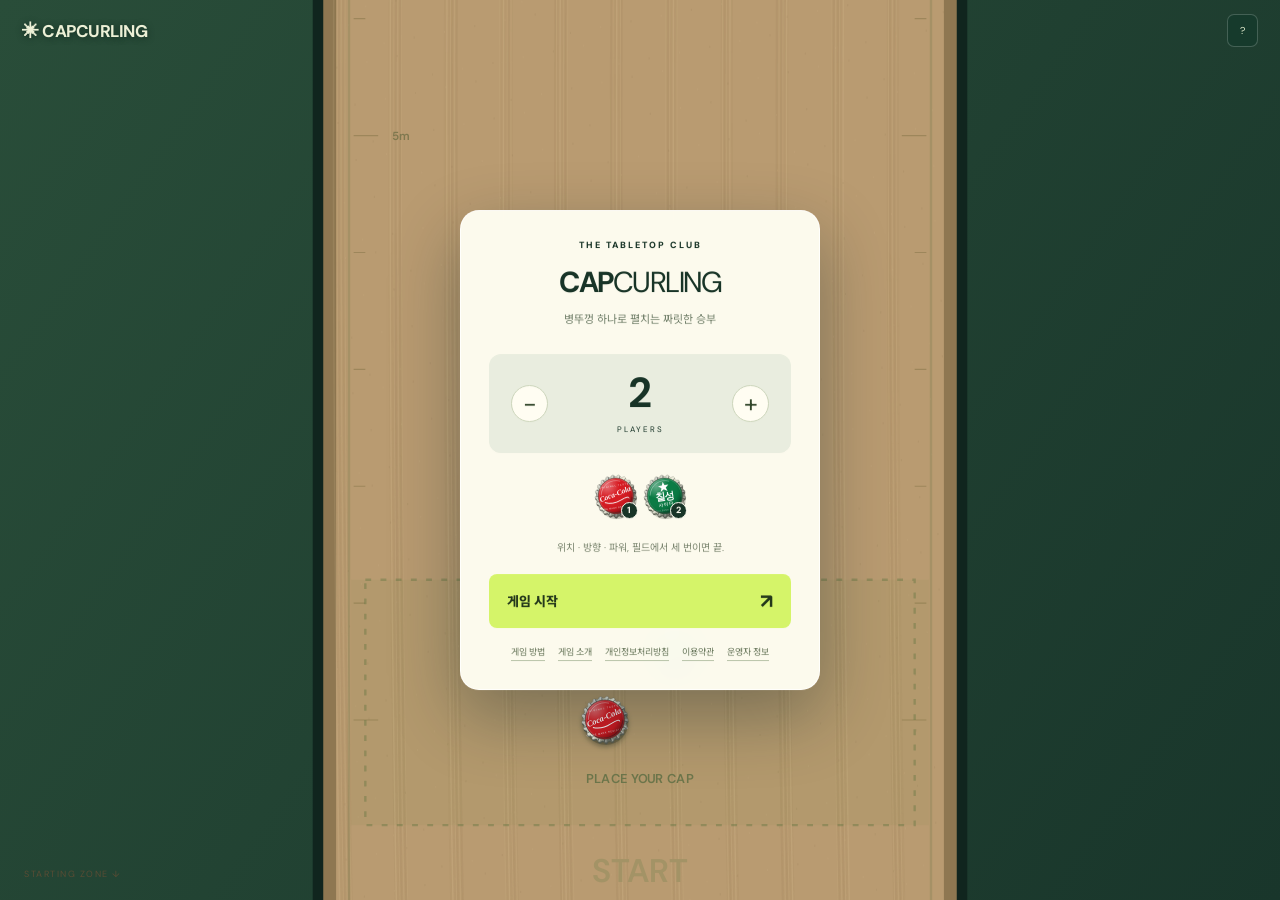
<file: index.html>
<!doctype html>
<html lang="ko"><head><meta charset="UTF-8"><meta name="viewport" content="width=device-width, initial-scale=1, viewport-fit=cover"><meta name="theme-color" content="#142d22"><title>CapCurling</title><link rel="icon" href="assets/favicon-32.png" sizes="32x32" type="image/png"><link rel="apple-touch-icon" href="assets/apple-touch-icon.png"><link rel="manifest" href="site.webmanifest"><script async src="https://pagead2.googlesyndication.com/pagead/js/adsbygoogle.js?client=ca-pub-2326184884139629" crossorigin="anonymous"></script><link rel="stylesheet" href="style.css"></head><body>
<main class="field-shell"><canvas id="game" tabindex="0" aria-label="병뚜껑 컬링 경기장"></canvas>
<header class="field-header"><b class="brand">✳ CAPCURLING</b><div><button id="viewButton">전체 레인 보기 ↗</button><button id="helpButton" aria-label="플레이 가이드">?</button><button id="restartButton">새 게임</button></div></header>
<div class="field-instruction" id="instruction" hidden aria-live="polite"><strong id="arenaLabel"></strong><p id="hint"></p></div>
<div id="fieldMeter" class="field-meter" hidden><div class="meter-label"><span id="meterLabel">SHOT POWER</span><b id="powerValue">0%</b></div><div class="meter"><div id="powerFill"></div><i></i></div></div>
<div id="distance" class="distance">STARTING ZONE ↓</div>
<section class="overlay" id="setupPanel"><p class="eyebrow">THE TABLETOP CLUB</p><h1>CAP<span>CURLING</span></h1><p class="muted">병뚜껑 하나로 펼치는 짜릿한 승부</p><div class="stepper"><button id="minus" aria-label="선수 수 줄이기">−</button><div><strong id="playerCount">2</strong><span>PLAYERS</span></div><button id="plus" aria-label="선수 수 늘리기">+</button></div><div id="capPreview" class="cap-preview"></div><p class="small-note">위치 · 방향 · 파워, 필드에서 세 번이면 끝.</p><button class="primary" id="startButton">게임 시작 <span>↗</span></button><nav class="setup-links" aria-label="사이트 정보"><a href="guide.html">게임 방법</a><a href="about.html">게임 소개</a><a href="privacy.html">개인정보처리방침</a><a href="terms.html">이용약관</a><a href="contact.html">운영자 정보</a></nav></section>
<section id="resultsPanel" class="overlay final-results" hidden aria-labelledby="resultTitle">
<p class="eyebrow">GAME RESULTS</p><h2 id="resultTitle">경기 결과</h2><p id="resultSummary" class="muted"></p>
<div class="result-list"><h3>최종 순위</h3><div id="rankedPlayers"></div><section id="retiredSection"><h3>리타이어</h3><div id="retiredPlayers"></div></section></div>
<button id="resultRestart" class="primary">재시작 <span>↻</span></button><p class="result-note">재시작 버튼을 누를 때까지 결과가 유지됩니다.</p><nav class="setup-links" aria-label="사이트 정보"><a href="guide.html">게임 방법</a><a href="privacy.html">개인정보처리방침</a><a href="terms.html">이용약관</a></nav>
</section></main>
<dialog id="helpDialog"><button id="closeHelp" class="dialog-close" aria-label="닫기">×</button><p class="eyebrow">HOW TO PLAY</p><h2>작은 병뚜껑으로 큰 승부.</h2><ol><li><b>선수 정하기</b> 1~20명이 순서대로 한 번씩 던집니다.</li><li><b>위치 선택</b> 출발 구역을 터치해 병뚜껑을 놓으세요.</li><li><b>방향 결정</b> 필드 어디든 누르고 있으면 화살표가 움직입니다. 원하는 방향에서 손을 떼세요.</li><li><b>파워 결정</b> 필드를 다시 누르고 있으면 파워가 올라갑니다. 원하는 세기에서 손을 떼면 발사됩니다.</li><li><b>끝까지 살아남기</b> 기준선에 못 미친 병뚜껑도 필드에 남습니다. 다른 병뚜껑에 밀려 최종적으로 기준선(8m)을 통과할 수 있으며, 모든 투구가 끝난 뒤 책상 위에서 가장 멀리 간 병뚜껑이 승리합니다.</li></ol><p class="muted">다른 선수의 병뚜껑을 밀어낼 수 있습니다. 기록은 모든 병뚜껑이 멈춘 뒤 갱신되며, 같은 거리(0.01m 단위)는 공동 우승입니다. 방향과 파워는 스페이스바로도 조작할 수 있습니다. 위치 선택, 방향 확정, 발사까지 필드에서 세 번 조작하면 됩니다.</p></dialog>
<script src="caps.js?v=20-caps"></script><script src="physics.js?v=keep-final-position"></script><script src="game.js?v=keep-final-position"></script></body></html>
</file>
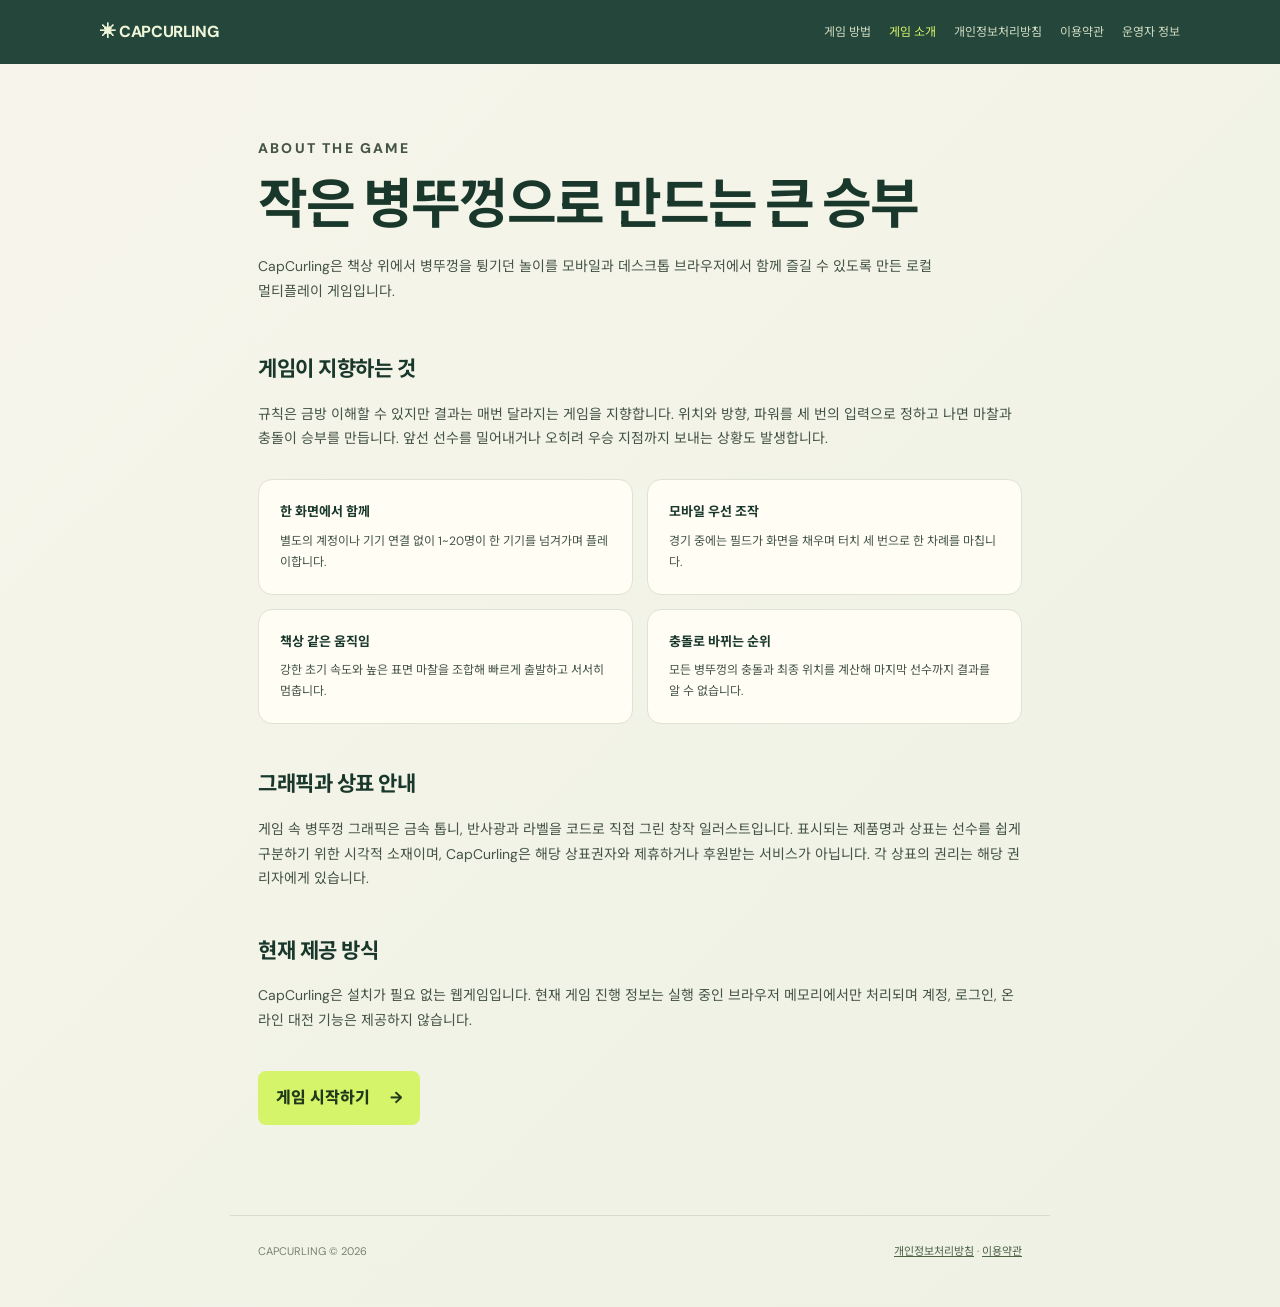
<file: about.html>
<!doctype html><html lang="ko"><head><meta charset="UTF-8"><meta name="viewport" content="width=device-width,initial-scale=1"><meta name="description" content="책상 위 병뚜껑 놀이를 브라우저 게임으로 옮긴 CapCurling을 소개합니다."><meta name="theme-color" content="#142d22"><title>게임 소개 | CapCurling</title><link rel="icon" href="assets/favicon-32.png" sizes="32x32" type="image/png"><link rel="apple-touch-icon" href="assets/apple-touch-icon.png"><link rel="manifest" href="site.webmanifest"><link rel="stylesheet" href="info.css"></head><body>
<header class="info-header"><a class="info-brand" href="index.html">✳ CAPCURLING</a><nav class="info-nav" aria-label="주요 메뉴"><a href="guide.html">게임 방법</a><a href="about.html" aria-current="page">게임 소개</a><a href="privacy.html">개인정보처리방침</a><a href="terms.html">이용약관</a><a href="contact.html">운영자 정보</a></nav></header>
<main class="info-main"><p class="eyebrow">ABOUT THE GAME</p><h1>작은 병뚜껑으로 만드는 큰 승부</h1><p class="lead">CapCurling은 책상 위에서 병뚜껑을 튕기던 놀이를 모바일과 데스크톱 브라우저에서 함께 즐길 수 있도록 만든 로컬 멀티플레이 게임입니다.</p>
<h2>게임이 지향하는 것</h2><p>규칙은 금방 이해할 수 있지만 결과는 매번 달라지는 게임을 지향합니다. 위치와 방향, 파워를 세 번의 입력으로 정하고 나면 마찰과 충돌이 승부를 만듭니다. 앞선 선수를 밀어내거나 오히려 우승 지점까지 보내는 상황도 발생합니다.</p>
<div class="rule-grid"><div class="rule-card"><b>한 화면에서 함께</b><p>별도의 계정이나 기기 연결 없이 1~20명이 한 기기를 넘겨가며 플레이합니다.</p></div><div class="rule-card"><b>모바일 우선 조작</b><p>경기 중에는 필드가 화면을 채우며 터치 세 번으로 한 차례를 마칩니다.</p></div><div class="rule-card"><b>책상 같은 움직임</b><p>강한 초기 속도와 높은 표면 마찰을 조합해 빠르게 출발하고 서서히 멈춥니다.</p></div><div class="rule-card"><b>충돌로 바뀌는 순위</b><p>모든 병뚜껑의 충돌과 최종 위치를 계산해 마지막 선수까지 결과를 알 수 없습니다.</p></div></div>
<h2>그래픽과 상표 안내</h2><p>게임 속 병뚜껑 그래픽은 금속 톱니, 반사광과 라벨을 코드로 직접 그린 창작 일러스트입니다. 표시되는 제품명과 상표는 선수를 쉽게 구분하기 위한 시각적 소재이며, CapCurling은 해당 상표권자와 제휴하거나 후원받는 서비스가 아닙니다. 각 상표의 권리는 해당 권리자에게 있습니다.</p>
<h2>현재 제공 방식</h2><p>CapCurling은 설치가 필요 없는 웹게임입니다. 현재 게임 진행 정보는 실행 중인 브라우저 메모리에서만 처리되며 계정, 로그인, 온라인 대전 기능은 제공하지 않습니다.</p><a class="button-link" href="index.html">게임 시작하기 <span>→</span></a></main>
<footer class="info-footer"><span>CAPCURLING © 2026</span><span><a href="privacy.html">개인정보처리방침</a> · <a href="terms.html">이용약관</a></span></footer></body></html>
</file>
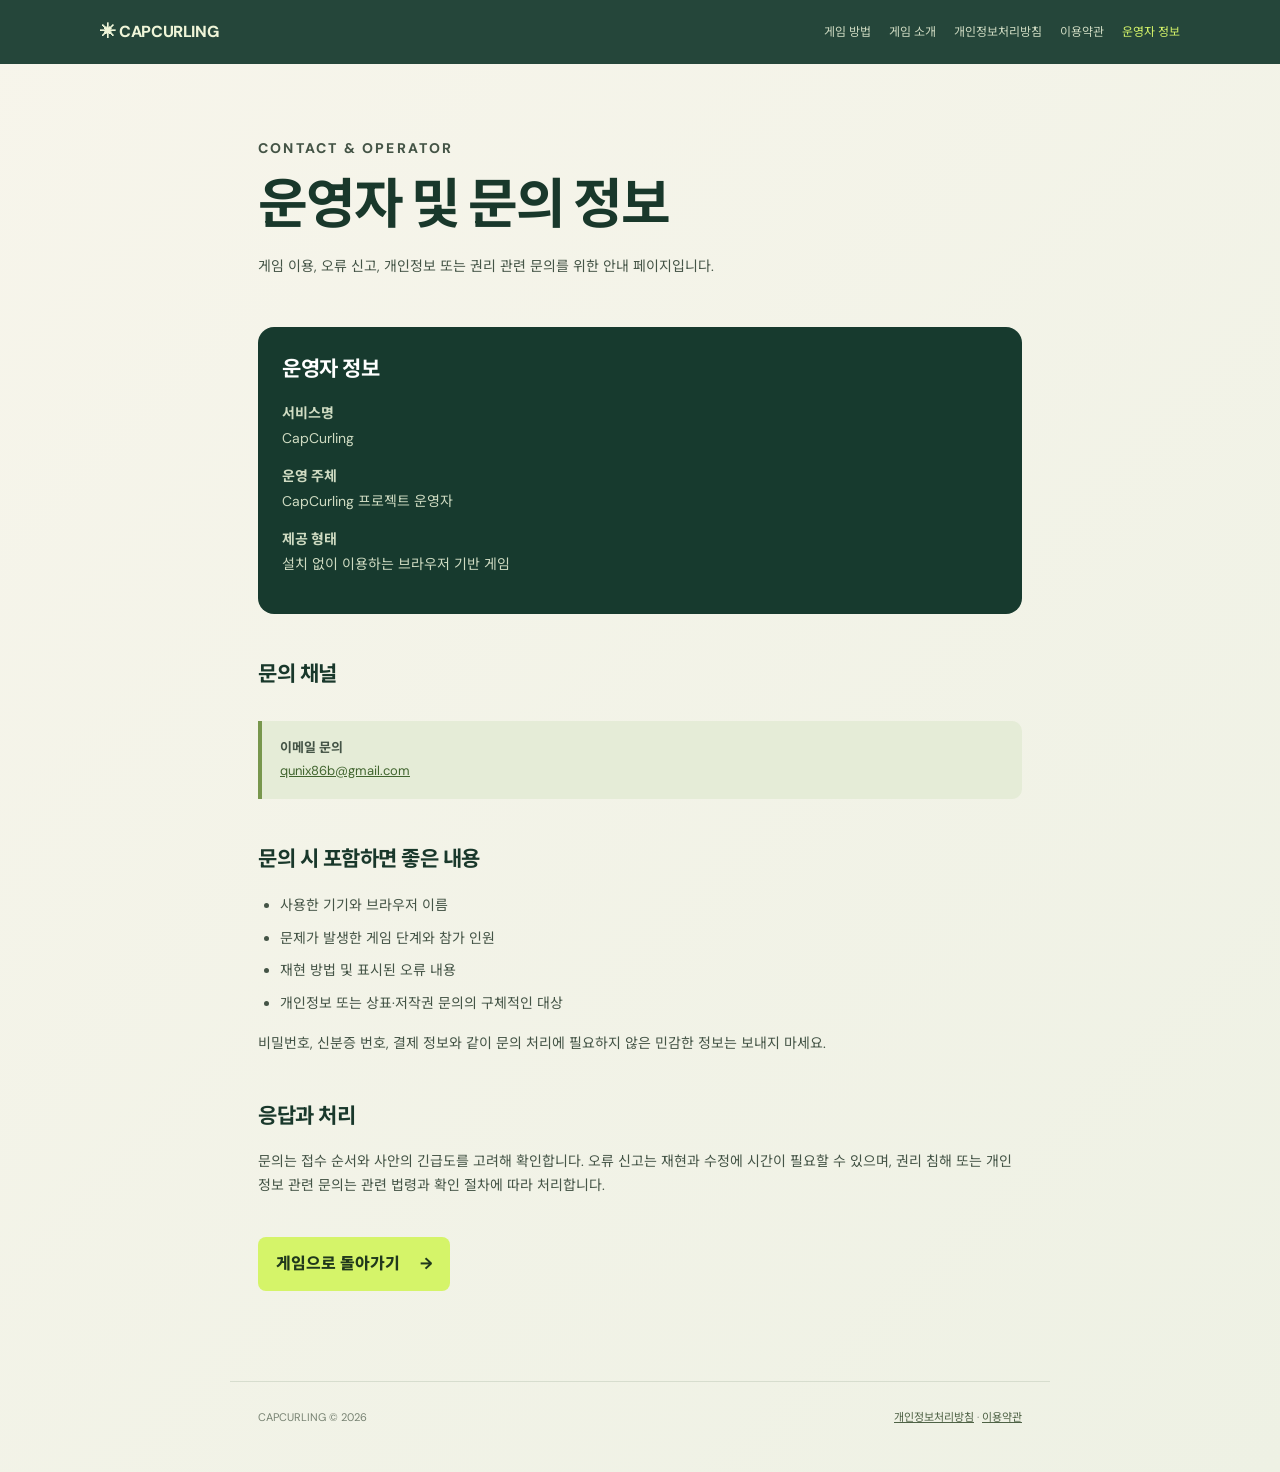
<file: contact.html>
<!doctype html><html lang="ko"><head><meta charset="UTF-8"><meta name="viewport" content="width=device-width,initial-scale=1"><meta name="description" content="CapCurling 운영자 및 문의 안내입니다."><meta name="theme-color" content="#142d22"><title>운영자 및 문의 정보 | CapCurling</title><link rel="icon" href="assets/favicon-32.png" sizes="32x32" type="image/png"><link rel="apple-touch-icon" href="assets/apple-touch-icon.png"><link rel="manifest" href="site.webmanifest"><link rel="stylesheet" href="info.css"></head><body>
<header class="info-header"><a class="info-brand" href="index.html">✳ CAPCURLING</a><nav class="info-nav" aria-label="주요 메뉴"><a href="guide.html">게임 방법</a><a href="about.html">게임 소개</a><a href="privacy.html">개인정보처리방침</a><a href="terms.html">이용약관</a><a href="contact.html" aria-current="page">운영자 정보</a></nav></header>
<main class="info-main"><p class="eyebrow">CONTACT & OPERATOR</p><h1>운영자 및 문의 정보</h1><p class="lead">게임 이용, 오류 신고, 개인정보 또는 권리 관련 문의를 위한 안내 페이지입니다.</p>
<div class="contact-card"><h2>운영자 정보</h2><p><strong>서비스명</strong><br>CapCurling</p><p><strong>운영 주체</strong><br>CapCurling 프로젝트 운영자</p><p><strong>제공 형태</strong><br>설치 없이 이용하는 브라우저 기반 게임</p></div>
<h2>문의 채널</h2><div class="notice"><p><strong>이메일 문의</strong><br><a href="mailto:qunix86b@gmail.com">qunix86b@gmail.com</a></p></div>
<h2>문의 시 포함하면 좋은 내용</h2><ul><li>사용한 기기와 브라우저 이름</li><li>문제가 발생한 게임 단계와 참가 인원</li><li>재현 방법 및 표시된 오류 내용</li><li>개인정보 또는 상표·저작권 문의의 구체적인 대상</li></ul><p>비밀번호, 신분증 번호, 결제 정보와 같이 문의 처리에 필요하지 않은 민감한 정보는 보내지 마세요.</p>
<h2>응답과 처리</h2><p>문의는 접수 순서와 사안의 긴급도를 고려해 확인합니다. 오류 신고는 재현과 수정에 시간이 필요할 수 있으며, 권리 침해 또는 개인정보 관련 문의는 관련 법령과 확인 절차에 따라 처리합니다.</p><a class="button-link" href="index.html">게임으로 돌아가기 <span>→</span></a></main>
<footer class="info-footer"><span>CAPCURLING © 2026</span><span><a href="privacy.html">개인정보처리방침</a> · <a href="terms.html">이용약관</a></span></footer></body></html>
</file>
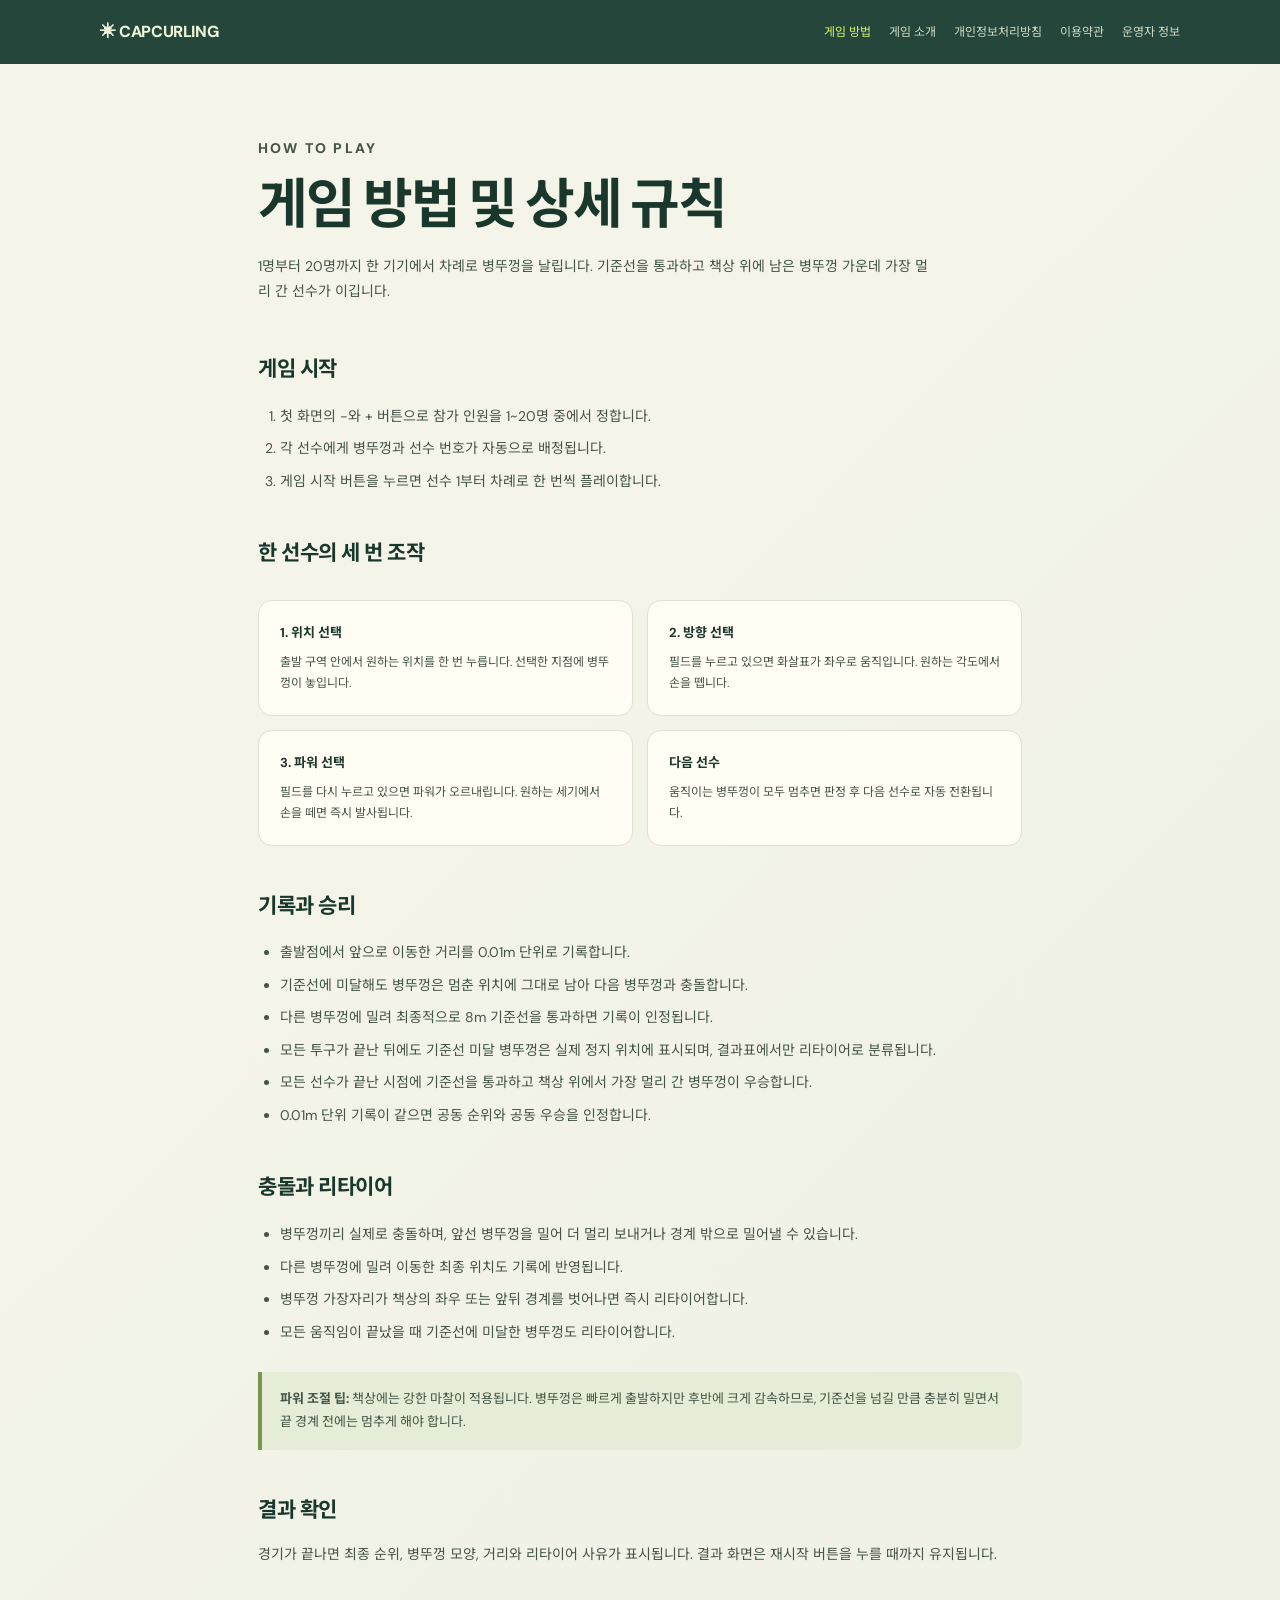
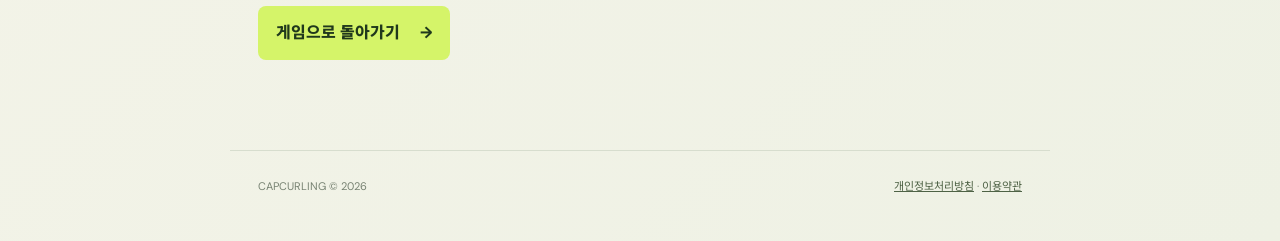
<file: guide.html>
<!doctype html><html lang="ko"><head><meta charset="UTF-8"><meta name="viewport" content="width=device-width,initial-scale=1"><meta name="description" content="CapCurling의 조작 방법과 승리, 리타이어, 충돌 판정을 안내합니다."><meta name="theme-color" content="#142d22"><title>게임 방법 및 상세 규칙 | CapCurling</title><link rel="icon" href="assets/favicon-32.png" sizes="32x32" type="image/png"><link rel="apple-touch-icon" href="assets/apple-touch-icon.png"><link rel="manifest" href="site.webmanifest"><link rel="stylesheet" href="info.css"></head><body>
<header class="info-header"><a class="info-brand" href="index.html">✳ CAPCURLING</a><nav class="info-nav" aria-label="주요 메뉴"><a href="guide.html" aria-current="page">게임 방법</a><a href="about.html">게임 소개</a><a href="privacy.html">개인정보처리방침</a><a href="terms.html">이용약관</a><a href="contact.html">운영자 정보</a></nav></header>
<main class="info-main"><p class="eyebrow">HOW TO PLAY</p><h1>게임 방법 및 상세 규칙</h1><p class="lead">1명부터 20명까지 한 기기에서 차례로 병뚜껑을 날립니다. 기준선을 통과하고 책상 위에 남은 병뚜껑 가운데 가장 멀리 간 선수가 이깁니다.</p>
<h2>게임 시작</h2><ol><li>첫 화면의 −와 + 버튼으로 참가 인원을 1~20명 중에서 정합니다.</li><li>각 선수에게 병뚜껑과 선수 번호가 자동으로 배정됩니다.</li><li>게임 시작 버튼을 누르면 선수 1부터 차례로 한 번씩 플레이합니다.</li></ol>
<h2>한 선수의 세 번 조작</h2><div class="rule-grid"><div class="rule-card"><b>1. 위치 선택</b><p>출발 구역 안에서 원하는 위치를 한 번 누릅니다. 선택한 지점에 병뚜껑이 놓입니다.</p></div><div class="rule-card"><b>2. 방향 선택</b><p>필드를 누르고 있으면 화살표가 좌우로 움직입니다. 원하는 각도에서 손을 뗍니다.</p></div><div class="rule-card"><b>3. 파워 선택</b><p>필드를 다시 누르고 있으면 파워가 오르내립니다. 원하는 세기에서 손을 떼면 즉시 발사됩니다.</p></div><div class="rule-card"><b>다음 선수</b><p>움직이는 병뚜껑이 모두 멈추면 판정 후 다음 선수로 자동 전환됩니다.</p></div></div>
<h2>기록과 승리</h2><ul><li>출발점에서 앞으로 이동한 거리를 0.01m 단위로 기록합니다.</li><li>기준선에 미달해도 병뚜껑은 멈춘 위치에 그대로 남아 다음 병뚜껑과 충돌합니다.</li><li>다른 병뚜껑에 밀려 최종적으로 8m 기준선을 통과하면 기록이 인정됩니다.</li><li>모든 투구가 끝난 뒤에도 기준선 미달 병뚜껑은 실제 정지 위치에 표시되며, 결과표에서만 리타이어로 분류됩니다.</li><li>모든 선수가 끝난 시점에 기준선을 통과하고 책상 위에서 가장 멀리 간 병뚜껑이 우승합니다.</li><li>0.01m 단위 기록이 같으면 공동 순위와 공동 우승을 인정합니다.</li></ul>
<h2>충돌과 리타이어</h2><ul><li>병뚜껑끼리 실제로 충돌하며, 앞선 병뚜껑을 밀어 더 멀리 보내거나 경계 밖으로 밀어낼 수 있습니다.</li><li>다른 병뚜껑에 밀려 이동한 최종 위치도 기록에 반영됩니다.</li><li>병뚜껑 가장자리가 책상의 좌우 또는 앞뒤 경계를 벗어나면 즉시 리타이어합니다.</li><li>모든 움직임이 끝났을 때 기준선에 미달한 병뚜껑도 리타이어합니다.</li></ul>
<div class="notice"><p><strong>파워 조절 팁:</strong> 책상에는 강한 마찰이 적용됩니다. 병뚜껑은 빠르게 출발하지만 후반에 크게 감속하므로, 기준선을 넘길 만큼 충분히 밀면서 끝 경계 전에는 멈추게 해야 합니다.</p></div><h2>결과 확인</h2><p>경기가 끝나면 최종 순위, 병뚜껑 모양, 거리와 리타이어 사유가 표시됩니다. 결과 화면은 재시작 버튼을 누를 때까지 유지됩니다.</p><a class="button-link" href="index.html">게임으로 돌아가기 <span>→</span></a></main>
<footer class="info-footer"><span>CAPCURLING © 2026</span><span><a href="privacy.html">개인정보처리방침</a> · <a href="terms.html">이용약관</a></span></footer></body></html>
</file>
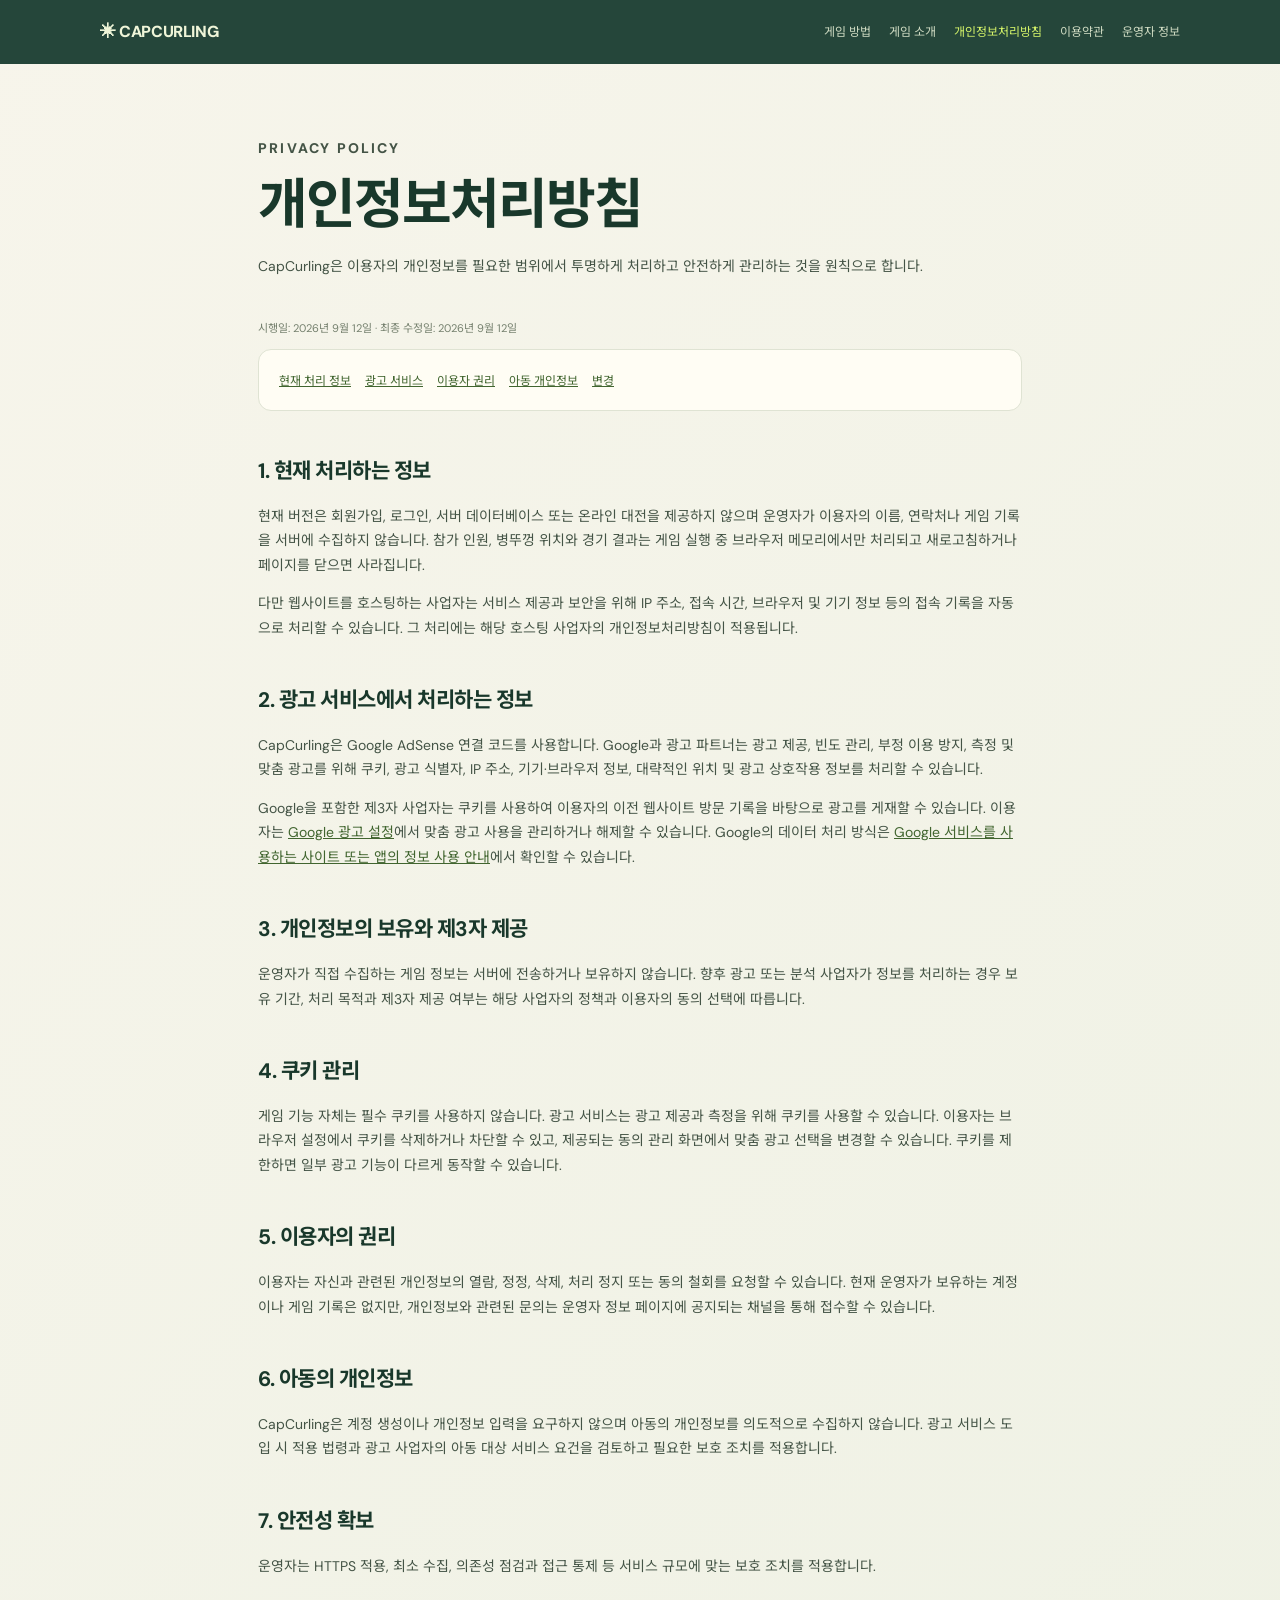
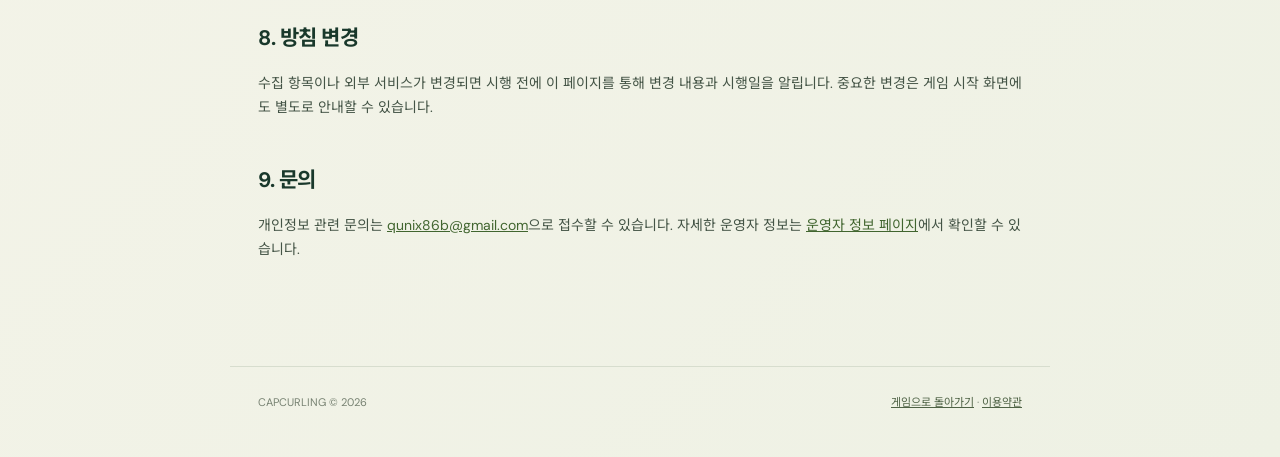
<file: privacy.html>
<!doctype html><html lang="ko"><head><meta charset="UTF-8"><meta name="viewport" content="width=device-width,initial-scale=1"><meta name="description" content="CapCurling 개인정보처리방침입니다."><meta name="theme-color" content="#142d22"><title>개인정보처리방침 | CapCurling</title><link rel="icon" href="assets/favicon-32.png" sizes="32x32" type="image/png"><link rel="apple-touch-icon" href="assets/apple-touch-icon.png"><link rel="manifest" href="site.webmanifest"><link rel="stylesheet" href="info.css"></head><body>
<header class="info-header"><a class="info-brand" href="index.html">✳ CAPCURLING</a><nav class="info-nav" aria-label="주요 메뉴"><a href="guide.html">게임 방법</a><a href="about.html">게임 소개</a><a href="privacy.html" aria-current="page">개인정보처리방침</a><a href="terms.html">이용약관</a><a href="contact.html">운영자 정보</a></nav></header>
<main class="info-main"><p class="eyebrow">PRIVACY POLICY</p><h1>개인정보처리방침</h1><p class="lead">CapCurling은 이용자의 개인정보를 필요한 범위에서 투명하게 처리하고 안전하게 관리하는 것을 원칙으로 합니다.</p><p class="meta">시행일: 2026년 9월 12일 · 최종 수정일: 2026년 9월 12일</p>
<nav class="legal-index" aria-label="방침 목차"><a href="#current">현재 처리 정보</a><a href="#ads">광고 서비스</a><a href="#rights">이용자 권리</a><a href="#children">아동 개인정보</a><a href="#change">변경</a></nav>
<h2 id="current">1. 현재 처리하는 정보</h2><p>현재 버전은 회원가입, 로그인, 서버 데이터베이스 또는 온라인 대전을 제공하지 않으며 운영자가 이용자의 이름, 연락처나 게임 기록을 서버에 수집하지 않습니다. 참가 인원, 병뚜껑 위치와 경기 결과는 게임 실행 중 브라우저 메모리에서만 처리되고 새로고침하거나 페이지를 닫으면 사라집니다.</p><p>다만 웹사이트를 호스팅하는 사업자는 서비스 제공과 보안을 위해 IP 주소, 접속 시간, 브라우저 및 기기 정보 등의 접속 기록을 자동으로 처리할 수 있습니다. 그 처리에는 해당 호스팅 사업자의 개인정보처리방침이 적용됩니다.</p>
<h2 id="ads">2. 광고 서비스에서 처리하는 정보</h2><p>CapCurling은 Google AdSense 연결 코드를 사용합니다. Google과 광고 파트너는 광고 제공, 빈도 관리, 부정 이용 방지, 측정 및 맞춤 광고를 위해 쿠키, 광고 식별자, IP 주소, 기기·브라우저 정보, 대략적인 위치 및 광고 상호작용 정보를 처리할 수 있습니다.</p><p>Google을 포함한 제3자 사업자는 쿠키를 사용하여 이용자의 이전 웹사이트 방문 기록을 바탕으로 광고를 게재할 수 있습니다. 이용자는 <a href="https://adssettings.google.com/" rel="noopener noreferrer">Google 광고 설정</a>에서 맞춤 광고 사용을 관리하거나 해제할 수 있습니다. Google의 데이터 처리 방식은 <a href="https://policies.google.com/technologies/partner-sites" rel="noopener noreferrer">Google 서비스를 사용하는 사이트 또는 앱의 정보 사용 안내</a>에서 확인할 수 있습니다.</p>
<h2>3. 개인정보의 보유와 제3자 제공</h2><p>운영자가 직접 수집하는 게임 정보는 서버에 전송하거나 보유하지 않습니다. 향후 광고 또는 분석 사업자가 정보를 처리하는 경우 보유 기간, 처리 목적과 제3자 제공 여부는 해당 사업자의 정책과 이용자의 동의 선택에 따릅니다.</p>
<h2>4. 쿠키 관리</h2><p>게임 기능 자체는 필수 쿠키를 사용하지 않습니다. 광고 서비스는 광고 제공과 측정을 위해 쿠키를 사용할 수 있습니다. 이용자는 브라우저 설정에서 쿠키를 삭제하거나 차단할 수 있고, 제공되는 동의 관리 화면에서 맞춤 광고 선택을 변경할 수 있습니다. 쿠키를 제한하면 일부 광고 기능이 다르게 동작할 수 있습니다.</p>
<h2 id="rights">5. 이용자의 권리</h2><p>이용자는 자신과 관련된 개인정보의 열람, 정정, 삭제, 처리 정지 또는 동의 철회를 요청할 수 있습니다. 현재 운영자가 보유하는 계정이나 게임 기록은 없지만, 개인정보와 관련된 문의는 운영자 정보 페이지에 공지되는 채널을 통해 접수할 수 있습니다.</p>
<h2 id="children">6. 아동의 개인정보</h2><p>CapCurling은 계정 생성이나 개인정보 입력을 요구하지 않으며 아동의 개인정보를 의도적으로 수집하지 않습니다. 광고 서비스 도입 시 적용 법령과 광고 사업자의 아동 대상 서비스 요건을 검토하고 필요한 보호 조치를 적용합니다.</p>
<h2>7. 안전성 확보</h2><p>운영자는 HTTPS 적용, 최소 수집, 의존성 점검과 접근 통제 등 서비스 규모에 맞는 보호 조치를 적용합니다.</p>
<h2 id="change">8. 방침 변경</h2><p>수집 항목이나 외부 서비스가 변경되면 시행 전에 이 페이지를 통해 변경 내용과 시행일을 알립니다. 중요한 변경은 게임 시작 화면에도 별도로 안내할 수 있습니다.</p>
<h2>9. 문의</h2><p>개인정보 관련 문의는 <a href="mailto:qunix86b@gmail.com">qunix86b@gmail.com</a>으로 접수할 수 있습니다. 자세한 운영자 정보는 <a href="contact.html">운영자 정보 페이지</a>에서 확인할 수 있습니다.</p></main>
<footer class="info-footer"><span>CAPCURLING © 2026</span><span><a href="index.html">게임으로 돌아가기</a> · <a href="terms.html">이용약관</a></span></footer></body></html>
</file>
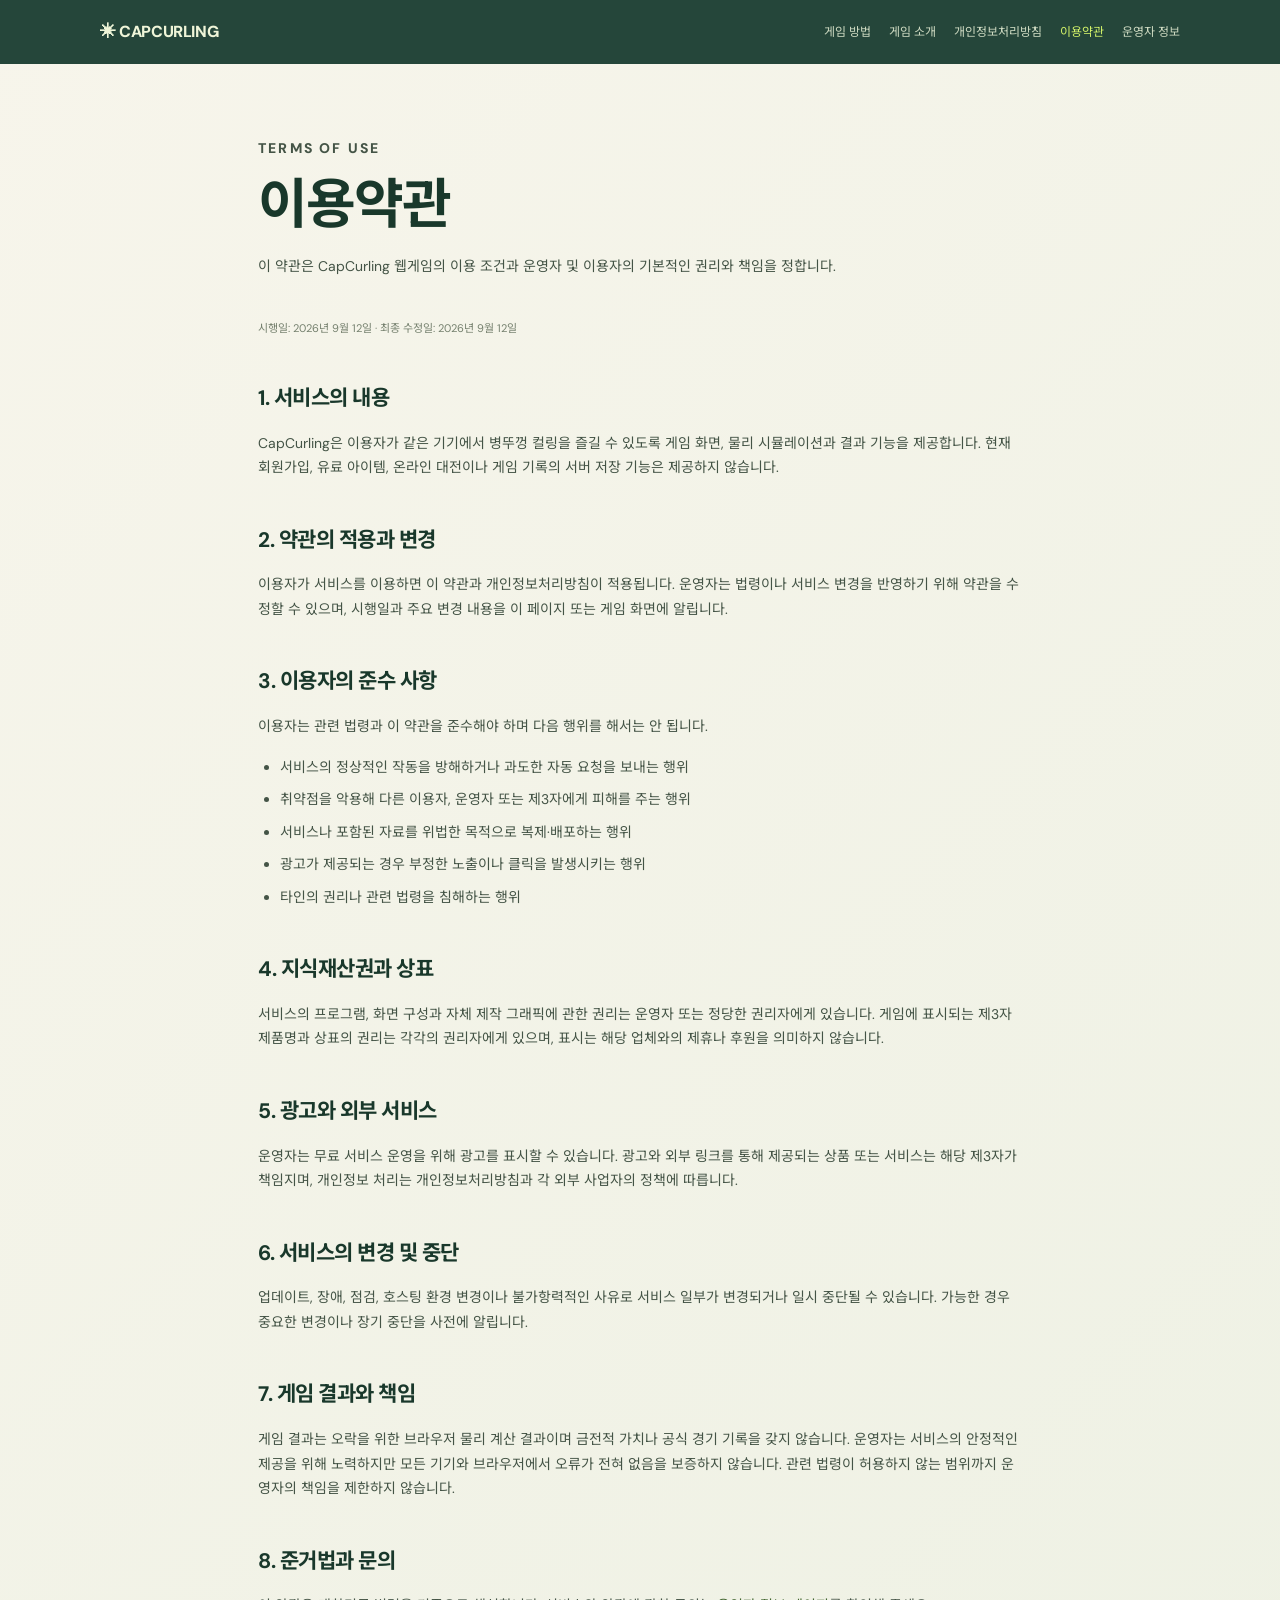
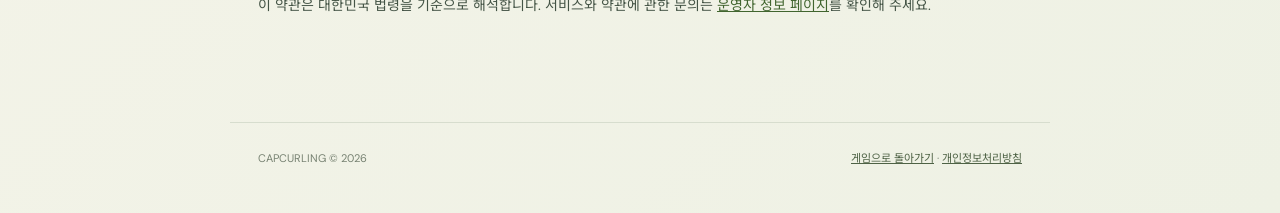
<file: terms.html>
<!doctype html><html lang="ko"><head><meta charset="UTF-8"><meta name="viewport" content="width=device-width,initial-scale=1"><meta name="description" content="CapCurling 서비스 이용약관입니다."><meta name="theme-color" content="#142d22"><title>이용약관 | CapCurling</title><link rel="icon" href="assets/favicon-32.png" sizes="32x32" type="image/png"><link rel="apple-touch-icon" href="assets/apple-touch-icon.png"><link rel="manifest" href="site.webmanifest"><link rel="stylesheet" href="info.css"></head><body>
<header class="info-header"><a class="info-brand" href="index.html">✳ CAPCURLING</a><nav class="info-nav" aria-label="주요 메뉴"><a href="guide.html">게임 방법</a><a href="about.html">게임 소개</a><a href="privacy.html">개인정보처리방침</a><a href="terms.html" aria-current="page">이용약관</a><a href="contact.html">운영자 정보</a></nav></header>
<main class="info-main"><p class="eyebrow">TERMS OF USE</p><h1>이용약관</h1><p class="lead">이 약관은 CapCurling 웹게임의 이용 조건과 운영자 및 이용자의 기본적인 권리와 책임을 정합니다.</p><p class="meta">시행일: 2026년 9월 12일 · 최종 수정일: 2026년 9월 12일</p>
<h2>1. 서비스의 내용</h2><p>CapCurling은 이용자가 같은 기기에서 병뚜껑 컬링을 즐길 수 있도록 게임 화면, 물리 시뮬레이션과 결과 기능을 제공합니다. 현재 회원가입, 유료 아이템, 온라인 대전이나 게임 기록의 서버 저장 기능은 제공하지 않습니다.</p>
<h2>2. 약관의 적용과 변경</h2><p>이용자가 서비스를 이용하면 이 약관과 개인정보처리방침이 적용됩니다. 운영자는 법령이나 서비스 변경을 반영하기 위해 약관을 수정할 수 있으며, 시행일과 주요 변경 내용을 이 페이지 또는 게임 화면에 알립니다.</p>
<h2>3. 이용자의 준수 사항</h2><p>이용자는 관련 법령과 이 약관을 준수해야 하며 다음 행위를 해서는 안 됩니다.</p><ul><li>서비스의 정상적인 작동을 방해하거나 과도한 자동 요청을 보내는 행위</li><li>취약점을 악용해 다른 이용자, 운영자 또는 제3자에게 피해를 주는 행위</li><li>서비스나 포함된 자료를 위법한 목적으로 복제·배포하는 행위</li><li>광고가 제공되는 경우 부정한 노출이나 클릭을 발생시키는 행위</li><li>타인의 권리나 관련 법령을 침해하는 행위</li></ul>
<h2>4. 지식재산권과 상표</h2><p>서비스의 프로그램, 화면 구성과 자체 제작 그래픽에 관한 권리는 운영자 또는 정당한 권리자에게 있습니다. 게임에 표시되는 제3자 제품명과 상표의 권리는 각각의 권리자에게 있으며, 표시는 해당 업체와의 제휴나 후원을 의미하지 않습니다.</p>
<h2>5. 광고와 외부 서비스</h2><p>운영자는 무료 서비스 운영을 위해 광고를 표시할 수 있습니다. 광고와 외부 링크를 통해 제공되는 상품 또는 서비스는 해당 제3자가 책임지며, 개인정보 처리는 개인정보처리방침과 각 외부 사업자의 정책에 따릅니다.</p>
<h2>6. 서비스의 변경 및 중단</h2><p>업데이트, 장애, 점검, 호스팅 환경 변경이나 불가항력적인 사유로 서비스 일부가 변경되거나 일시 중단될 수 있습니다. 가능한 경우 중요한 변경이나 장기 중단을 사전에 알립니다.</p>
<h2>7. 게임 결과와 책임</h2><p>게임 결과는 오락을 위한 브라우저 물리 계산 결과이며 금전적 가치나 공식 경기 기록을 갖지 않습니다. 운영자는 서비스의 안정적인 제공을 위해 노력하지만 모든 기기와 브라우저에서 오류가 전혀 없음을 보증하지 않습니다. 관련 법령이 허용하지 않는 범위까지 운영자의 책임을 제한하지 않습니다.</p>
<h2>8. 준거법과 문의</h2><p>이 약관은 대한민국 법령을 기준으로 해석합니다. 서비스와 약관에 관한 문의는 <a href="contact.html">운영자 정보 페이지</a>를 확인해 주세요.</p></main>
<footer class="info-footer"><span>CAPCURLING © 2026</span><span><a href="index.html">게임으로 돌아가기</a> · <a href="privacy.html">개인정보처리방침</a></span></footer></body></html>
</file>
<file: style.css>
@import url('https://fonts.googleapis.com/css2?family=DM+Sans:wght@400;600;700&family=Noto+Sans+KR:wght@400;600;700;900&display=swap');
:root{font-family:'DM Sans','Noto Sans KR',sans-serif;color:#183427;background:#142d22}*{box-sizing:border-box}body{margin:0;overflow:hidden}button{font:inherit;cursor:pointer;-webkit-tap-highlight-color:transparent}button:focus-visible,canvas:focus-visible{outline:2px solid #d5f469;outline-offset:-3px}button:disabled{opacity:.35;cursor:default}[hidden]{display:none!important}.field-shell{position:relative;width:100%;height:100vh;height:100dvh;overflow:hidden;-webkit-tap-highlight-color:transparent;-webkit-touch-callout:none}canvas{width:100%;height:100%;display:block;touch-action:none;user-select:none;-webkit-user-select:none;-webkit-tap-highlight-color:transparent;-webkit-touch-callout:none}canvas[data-phase="place"]{cursor:crosshair}canvas[data-phase="aim"],canvas[data-phase="power"]{cursor:pointer}.field-header{position:absolute;top:max(14px,env(safe-area-inset-top));left:22px;right:22px;display:flex;align-items:center;justify-content:space-between;gap:10px;pointer-events:none}.brand{font-size:17px;letter-spacing:-.5px;color:#ecf0d6;text-shadow:0 1px 6px #142d22}.field-header>div{display:flex;gap:7px;pointer-events:auto}.field-header button{font-size:10px;background:#163b2de8;border:1px solid #ffffff32;color:#e3edce;padding:9px 12px;border-radius:7px}.overlay{position:absolute;top:50%;left:50%;transform:translate(-50%,-50%);width:min(360px,calc(100% - 36px));max-height:calc(100dvh - 116px);overflow:auto;overscroll-behavior:contain;background:#fffef3f5;border:1px solid #ffffffe0;box-shadow:0 25px 70px #071c2155;border-radius:19px;padding:28px;text-align:center;backdrop-filter:blur(14px)}.eyebrow{font-size:9px;letter-spacing:2px;font-weight:800;margin:0 0 12px}h1{font-size:29px;letter-spacing:-1.5px;margin:0 0 9px}h1 span{font-weight:400}h2{font-size:24px;margin:0 0 8px;letter-spacing:-.7px}.muted{font-size:11px;color:#72806b;line-height:1.8;margin:0}.stepper{display:flex;align-items:center;justify-content:space-between;padding:16px 22px;margin:24px 0 18px;background:#e9eddf;border-radius:12px}.stepper button{border:1px solid #cdd6bc;background:#fffdf2;color:#31462a;border-radius:50%;width:37px;height:37px;font-size:25px}.stepper strong{display:block;font-size:42px;line-height:1.1}.stepper span{font-size:8px;letter-spacing:2px}.cap-preview{display:flex;justify-content:center;flex-wrap:wrap;gap:5px}.cap-icon{width:52px;height:54px;object-fit:contain;transform:rotate(-9deg)}.small-note{font-size:10px;color:#7a856f;margin:16px 0 20px}.primary{display:flex;align-items:center;justify-content:space-between;width:100%;padding:14px 18px;min-height:49px;font-size:13px;font-weight:800;border:0;border-radius:8px;background:#d5f469;color:#24381b}.primary:hover{background:#c7e75c}.primary span{font-size:20px}.turn-hud{position:absolute;top:66px;left:50%;transform:translateX(-50%);display:flex;align-items:center;gap:9px;padding:7px 13px;background:#153b2de8;border:1px solid #ffffff28;border-radius:11px;color:#edf4d9;pointer-events:none;white-space:nowrap}.turn-hud .cap-icon{width:38px;height:40px}.turn-hud p{font-size:8px;letter-spacing:1px;color:#b8cc9c;margin:0 0 3px}.turn-hud strong{font-size:12px}.turn-hud #capName{font-size:9px;margin-left:7px;color:#b9c9a9}.steps{display:flex;gap:9px;border-left:1px solid #ffffff22;padding-left:13px;margin-left:8px;font-size:9px;color:#839d77}.steps .active{color:#d5f469;font-weight:800}.field-instruction{position:absolute;top:135px;left:50%;transform:translateX(-50%);text-align:center;padding:10px 17px;border-radius:9px;background:#173b2de8;color:#eef3d7;max-width:calc(100% - 28px);pointer-events:none;white-space:nowrap}.field-instruction strong{font-size:12px}.field-instruction p{font-size:10px;color:#c3d1ae;margin:5px 0 0}.field-meter{position:absolute;top:204px;left:50%;transform:translateX(-50%);width:210px;border:1px solid #ffffff20;background:#173b2dec;border-radius:9px;padding:11px 14px;pointer-events:none}.meter-label{display:flex;justify-content:space-between;font-size:9px;color:#d4e5b7;margin-bottom:8px}.meter{position:relative;background:#456040;height:8px;border-radius:6px;overflow:hidden}.meter>div{height:100%;width:0;background:#d5f469}.meter>i{position:absolute;left:80%;top:0;height:100%;border-left:1px solid #152b22aa}.distance{position:absolute;bottom:max(20px,env(safe-area-inset-bottom));left:24px;color:#d2dbb8;text-shadow:0 1px 5px #122d20;font-size:10px;letter-spacing:1.5px;pointer-events:none}.results{width:min(410px,calc(100% - 32px))}.results .primary{margin-top:19px}#scoreboard{margin-top:17px;text-align:left}.score-row{display:flex;align-items:center;gap:10px;padding:9px 0;border-bottom:1px solid #dfe3d2}.score-row .cap-icon{width:36px;height:38px}.rank{font-size:13px;width:16px;color:#738454;text-align:center}.score-name{font-size:12px;flex:1;font-weight:700}.score-name small{display:block;font-size:9px;color:#819074;font-weight:400;margin-top:3px}.score-value{font-size:12px}.retired{color:#ad6855;font-size:10px}dialog{border:1px solid #dce2cc;border-radius:18px;max-width:480px;width:calc(100% - 32px);max-height:85dvh;background:#fffef3;color:#183427;padding:30px}dialog::backdrop{background:#0b251dc9;backdrop-filter:blur(5px)}dialog ol{padding-left:20px;font-size:12px;line-height:1.9}dialog li{margin:12px 0}dialog li b{display:block}.dialog-close{position:absolute;right:12px;top:10px;background:none;border:0;font-size:28px;color:#183427}
@media(max-width:600px){.field-header{left:12px;right:12px}.brand{font-size:12px}.field-header button{font-size:9px;padding:8px}.turn-hud{top:60px;width:max-content;max-width:calc(100% - 20px);gap:5px;padding:6px 10px}.turn-hud #capName{display:none}.steps{gap:8px;margin-left:3px;padding-left:10px}.field-instruction{top:125px;padding:9px 12px}.field-instruction p{font-size:9px}.field-meter{top:191px}.distance{left:15px;font-size:9px}.overlay{padding:24px}.score-row{padding:7px 0}}
@media(max-height:550px){.overlay{padding:17px;max-height:calc(100dvh - 70px);top:calc(50% + 15px)}.stepper{margin:12px 0;padding:8px 20px}.stepper strong{font-size:29px}.cap-icon{width:35px;height:37px}.small-note{margin:8px 0}.turn-hud{left:15px;transform:none;top:55px}.field-instruction{left:auto;right:15px;transform:none;top:55px}.field-meter{left:auto;right:15px;transform:none;top:120px}.results .score-row{padding:5px 0}}

/* During play the desktop itself is the only playing surface. */
body.playing .brand,body.playing #viewButton,body.playing #helpButton{display:none}
body.playing .field-header{justify-content:flex-end}
body.playing .field-header button{background:none;border:0;color:#493c2d;padding:7px;font-size:10px}
.field-instruction{top:58px;background:none;border:0;border-radius:0;color:#352d20;padding:0;white-space:normal;width:calc(100% - 36px);text-shadow:0 1px 2px #eddfb788}
.field-instruction strong{font-size:13px}.field-instruction p{color:#4d432f}
body.playing:not([data-phase="finished"]) .field-instruction p{display:none}
.field-meter{top:90px;background:none;border:0;padding:8px 12px;width:180px}
.meter-label{color:#413a28}.meter{background:#65584040}.meter>div{background:#4b692f}
.distance{color:#594c34;text-shadow:none;font-size:9px}
body[data-phase="finished"] .field-instruction{top:42%;background:none;color:#f4f1d9;text-shadow:0 2px 8px #132d22;width:100%;padding:16px}
body[data-phase="finished"] .field-instruction strong{font-size:22px}body[data-phase="finished"] .field-instruction p{color:#edf0d6}
@media(max-height:550px){.field-instruction{left:50%;right:auto;transform:translateX(-50%);top:45px}.field-meter{left:50%;right:auto;transform:translateX(-50%);top:76px}}

.final-results{width:min(430px,calc(100% - 30px));max-height:calc(100dvh - 48px);display:flex;flex-direction:column;overflow:hidden;padding:25px;z-index:5}
.final-results>h2,.final-results>.eyebrow,.final-results>.muted,.final-results>.primary,.final-results>.result-note{flex-shrink:0}
.result-list{overflow-y:auto;overscroll-behavior:contain;min-height:0;text-align:left;margin:16px 0 20px;padding-right:3px}
.result-list h3{font-size:11px;color:#67784f;margin:12px 0 5px}.result-list h3:first-child{margin-top:0}
#retiredSection{margin-top:22px}.final-results .score-row{padding:10px 0}.final-results .cap-icon{width:43px;height:45px}.final-results .rank{width:24px;flex-shrink:0}.final-results .score-value{white-space:nowrap}.result-note{font-size:9px;color:#859176;margin:10px 0 0}.empty-result{font-size:11px;color:#8a917b;padding:12px 0;margin:0}
@media(max-height:550px){.final-results{top:50%;max-height:calc(100dvh - 24px);padding:18px}.final-results .score-row{padding:5px 0}.result-list{margin:8px 0 12px}}

.numbered-cap{position:relative;display:inline-flex;flex-shrink:0}.cap-number{position:absolute;right:0;bottom:1px;display:grid;place-items:center;min-width:17px;height:17px;padding:0 3px;border-radius:10px;background:#183427;color:#fffef3;border:1px solid #fffef3;font-size:9px;font-weight:700}.cap-preview{max-height:230px;overflow-y:auto;padding:3px}.cap-preview .cap-icon{width:44px;height:46px}
.setup-links{display:flex;justify-content:center;flex-wrap:wrap;gap:7px 13px;margin-top:17px}.setup-links a{color:#667559;font-size:9px;text-decoration:none;border-bottom:1px solid #b9c3aa;padding-bottom:2px}.setup-links a:hover{color:#183427;border-color:#183427}
@media(pointer:coarse){canvas:focus{outline:none}}
</file>
<file: info.css>
@import url('https://fonts.googleapis.com/css2?family=DM+Sans:wght@400;600;700&family=Noto+Sans+KR:wght@400;500;600;700;800;900&display=swap');
:root{font-family:'DM Sans','Noto Sans KR',sans-serif;color:#19382b;background:#f4f3e9;line-height:1.75}*{box-sizing:border-box}body{margin:0;background:linear-gradient(135deg,#f7f5eb,#eef1e4);color:#19382b}.info-header{position:sticky;top:0;z-index:5;display:flex;align-items:center;justify-content:space-between;gap:20px;padding:18px max(24px,calc((100vw - 1080px)/2));background:#173a2eef;color:#eff5d8;backdrop-filter:blur(12px)}.info-brand{color:inherit;text-decoration:none;font-weight:800;letter-spacing:-.4px;white-space:nowrap}.info-nav{display:flex;flex-wrap:wrap;justify-content:flex-end;gap:6px 18px}.info-nav a{color:#cfdbc2;text-decoration:none;font-size:12px}.info-nav a:hover,.info-nav a[aria-current="page"]{color:#d5f469}.info-main{max-width:820px;margin:0 auto;padding:72px 28px 90px}.eyebrow{margin:0 0 13px;color:#6e805b;font-size:10px;font-weight:800;letter-spacing:2.2px}.info-main h1{font-size:clamp(32px,6vw,54px);line-height:1.16;letter-spacing:-2px;margin:0 0 18px}.lead{font-size:17px;color:#5d6c59;max-width:680px;margin:0 0 48px}.info-main h2{font-size:21px;letter-spacing:-.5px;margin:42px 0 12px}.info-main h3{font-size:15px;margin:25px 0 7px}.info-main p,.info-main li{font-size:14px;color:#445446}.info-main ul,.info-main ol{padding-left:22px}.info-main li{margin:8px 0}.rule-grid{display:grid;grid-template-columns:repeat(2,minmax(0,1fr));gap:14px;margin:28px 0}.rule-card{background:#fffdf4;border:1px solid #dfe3d3;border-radius:14px;padding:21px}.rule-card b{display:block;font-size:13px;margin-bottom:7px}.rule-card p{font-size:12px;margin:0}.notice{background:#e5ecd7;border-left:4px solid #78974d;padding:16px 18px;border-radius:0 10px 10px 0;margin:28px 0}.notice p{margin:0;font-size:13px}.meta{font-size:11px!important;color:#75806e!important;margin-top:-8px!important}.contact-card{background:#173a2e;color:#f2f5df;border-radius:16px;padding:24px;margin-top:24px}.contact-card h2{margin-top:0;color:#fff}.contact-card p{color:#cfdbc2}.info-footer{max-width:820px;margin:0 auto;border-top:1px solid #d7ddce;padding:26px 28px 45px;display:flex;justify-content:space-between;gap:20px;color:#778272;font-size:11px}.info-footer a{color:#4e6245}.table-wrap{overflow-x:auto}table{width:100%;border-collapse:collapse;background:#fffdf4;border-radius:12px;overflow:hidden;font-size:13px}th,td{padding:13px 15px;text-align:left;border-bottom:1px solid #e2e5da;vertical-align:top}th{width:27%;color:#627153;font-size:12px}a{color:#41652f}.button-link{display:inline-flex;align-items:center;gap:20px;margin-top:25px;background:#d5f469;color:#20381c;text-decoration:none;font-weight:800;padding:13px 18px;border-radius:8px}.legal-index{background:#fffdf4;border:1px solid #dfe3d3;border-radius:13px;padding:16px 20px}.legal-index a{font-size:12px;margin-right:14px;white-space:nowrap}@media(max-width:680px){.info-header{position:static;display:block;padding:16px 18px}.info-nav{justify-content:flex-start;margin-top:12px;gap:7px 14px}.info-main{padding:48px 20px 65px}.info-main h1{letter-spacing:-1.3px}.lead{font-size:15px;margin-bottom:35px}.rule-grid{grid-template-columns:1fr}.info-footer{display:block;padding:22px 20px 35px}.info-footer span{display:block;margin:5px 0}th,td{padding:11px 10px}}
</file>
